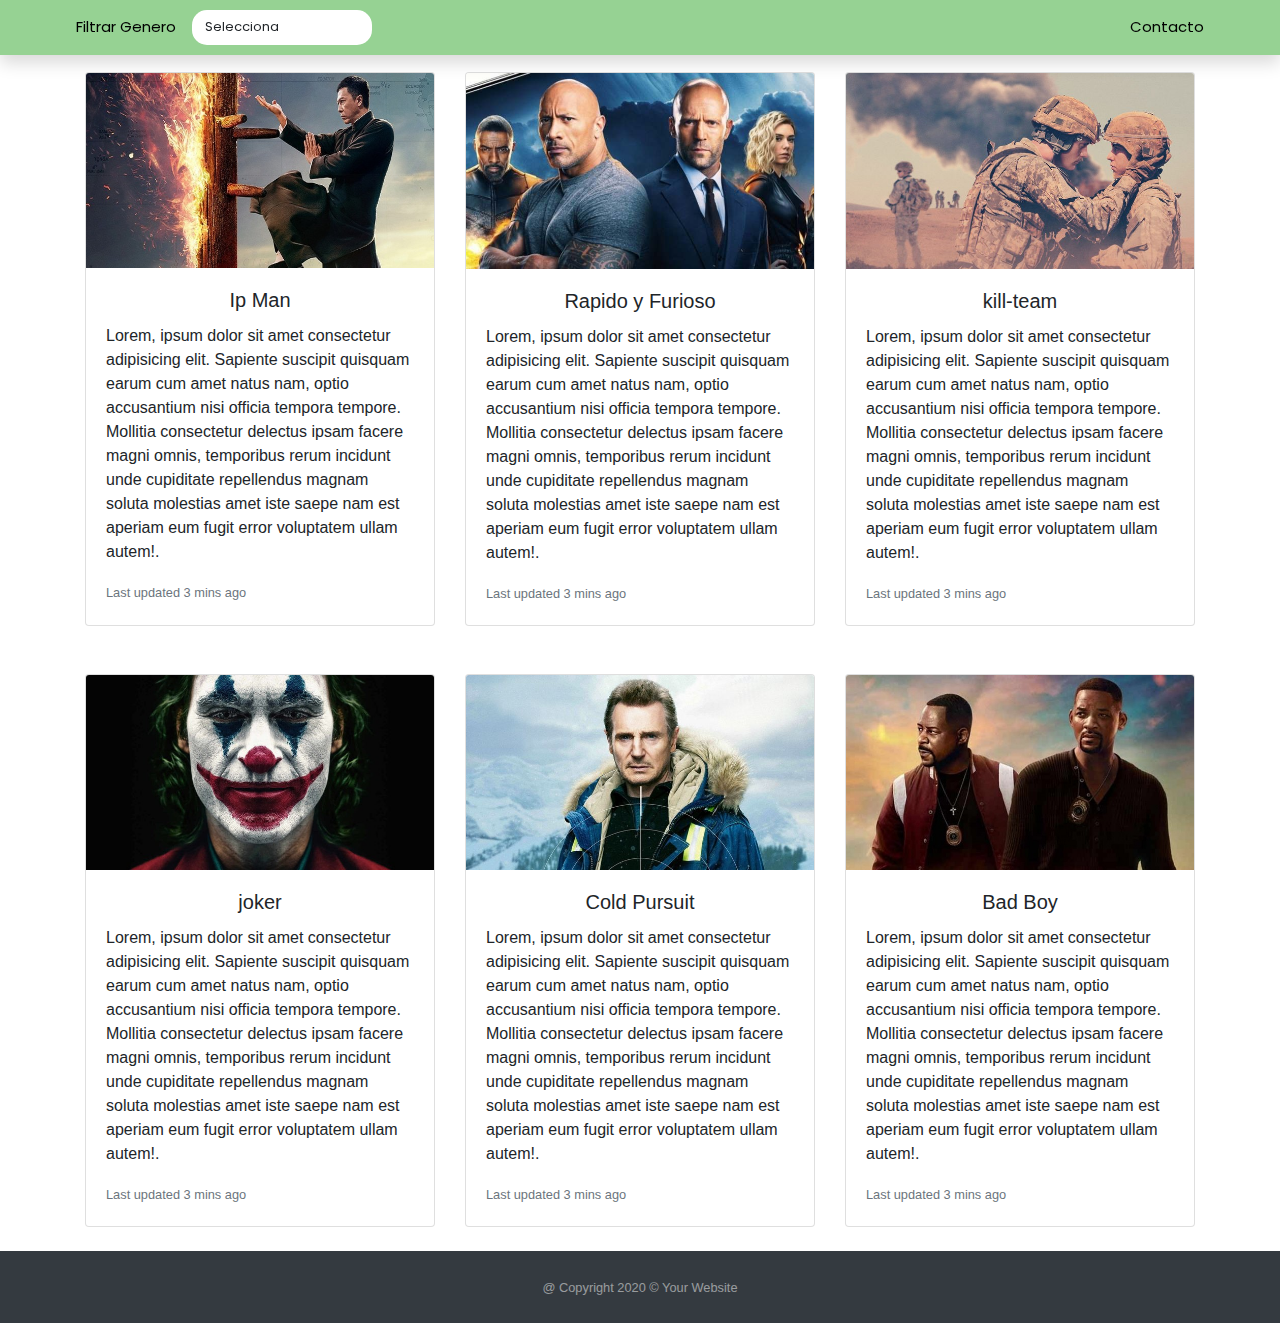
<file: generos/accion.html>
<!DOCTYPE html>
<html lang="en">
<head>
    <meta charset="UTF-8">
    <meta name="viewport" content="width=device-width, initial-scale=1.0">
    <link rel="stylesheet" href="https://stackpath.bootstrapcdn.com/bootstrap/4.4.1/css/bootstrap.min.css"
		integrity="sha384-Vkoo8x4CGsO3+Hhxv8T/Q5PaXtkKtu6ug5TOeNV6gBiFeWPGFN9MuhOf23Q9Ifjh" crossorigin="anonymous">
	<link href="https://stackpath.bootstrapcdn.com/font-awesome/4.7.0/css/font-awesome.min.css" rel="stylesheet"
		integrity="sha384-wvfXpqpZZVQGK6TAh5PVlGOfQNHSoD2xbE+QkPxCAFlNEevoEH3Sl0sibVcOQVnN" crossorigin="anonymous">
    <link href="https://fonts.googleapis.com/css2?family=Poppins:wght@600&display=swap" rel="stylesheet">
    <link rel="stylesheet" href="../css/nav.css">
    <title>Accion</title>
</head>
<header>
	<nav class="navbar fixed-top navbar-expand-lg navbar-light shadow ">
		<button class="navbar-toggler" type="button" data-toggle="collapse" data-target="#navbarTogglerDemo01"
			aria-controls="navbarTogglerDemo01" aria-expanded="false" aria-label="Toggle navigation">
			<span class="navbar-toggler-icon"></span>
		</button>

		<div class="collapse navbar-collapse" id="navbarTogglerDemo01">
			<ul class="nav">
				<li class="nav-link">
					<a> Filtrar Genero </a>
				</li>
			</ul>

			<div class="dropdown">
				<button class="btn btn-default dropdown-toggle select" type="button" id="dropdownMenuButton"
					data-toggle="dropdown" aria-haspopup="true" aria-expanded="false">
					<p style="font-family: 'Poppins';"> Selecciona </p>
				</button>
				<div class="dropdown-menu dropdown-menu-center" aria-labelledby="dropdownMenuButton">
					<a class="dropdown-item" href="../index.html">Todos</a>
					<div class="dropdown-divider"></div>
					<a class="dropdown-item" href="drama.html">Drama</a>
					<div class="dropdown-divider"></div>
					<a class="dropdown-item" href="ciencia-ficcion.html">Ciencia Ficcion</a>
					<div class="dropdown-divider"></div>
					<a class="dropdown-item" href="infantiles.html">Infantiles</a>
				</div>
			</div>

			<ul class="nav ml-auto">
				<li class="nav-item">
					<a class="nav-link over" href="/">Contacto </a>
				</li>
			</ul>
		</div>
	</nav>
</header>
<br>
<body>
	<div class="container">
		<br><br>
		<div class="card-deck">
			<div class="card">
				<img src="../img/accion/ipman.jpg" class="card-img-top" alt="...">
				<div class="card-body">
					<h5 class="card-title" style="text-align: center;">Ip Man</h5>
					<p class="card-text">Lorem, ipsum dolor sit amet consectetur adipisicing elit. Sapiente
						suscipit quisquam earum cum amet natus nam, optio accusantium nisi officia tempora
						tempore. Mollitia consectetur delectus ipsam facere magni omnis, temporibus rerum
						incidunt unde cupiditate repellendus magnam soluta molestias amet iste saepe nam est
						aperiam eum fugit error voluptatem ullam autem!.</p>
					<p class="card-text"><small class="text-muted">Last updated 3 mins ago</small></p>
				</div>
			</div>
			<div class="card">
				<img src="../img/accion/rapido.jpg" class="card-img-top" alt="...">
				<div class="card-body">
					<h5 class="card-title" style="text-align: center;">Rapido y Furioso</h5>
					<p class="card-text">Lorem, ipsum dolor sit amet consectetur adipisicing elit. Sapiente
						suscipit quisquam earum cum amet natus nam, optio accusantium nisi officia tempora
						tempore. Mollitia consectetur delectus ipsam facere magni omnis, temporibus rerum
						incidunt unde cupiditate repellendus magnam soluta molestias amet iste saepe nam est
						aperiam eum fugit error voluptatem ullam autem!.</p>
					<p class="card-text"><small class="text-muted">Last updated 3 mins ago</small></p>
				</div>
			</div>
			<div class="card">
				<img src="../img/accion/kill-team.jpg" class="card-img-top" alt="...">
				<div class="card-body">
					<h5 class="card-title" style="text-align: center;">kill-team</h5>
					<p class="card-text">Lorem, ipsum dolor sit amet consectetur adipisicing elit. Sapiente
						suscipit quisquam earum cum amet natus nam, optio accusantium nisi officia tempora
						tempore. Mollitia consectetur delectus ipsam facere magni omnis, temporibus rerum
						incidunt unde cupiditate repellendus magnam soluta molestias amet iste saepe nam est
						aperiam eum fugit error voluptatem ullam autem!.</p>
					<p class="card-text"><small class="text-muted">Last updated 3 mins ago</small></p>
				</div>
			</div>
		</div>
		<br><br>
		<div class="card-deck">
			<div class="card">
				<img src="../img/accion/joker.jpg" class="card-img-top" alt="...">
				<div class="card-body">
					<h5 class="card-title" style="text-align: center;">joker</h5>
					<p class="card-text">Lorem, ipsum dolor sit amet consectetur adipisicing elit. Sapiente
						suscipit quisquam earum cum amet natus nam, optio accusantium nisi officia tempora
						tempore. Mollitia consectetur delectus ipsam facere magni omnis, temporibus rerum
						incidunt unde cupiditate repellendus magnam soluta molestias amet iste saepe nam est
						aperiam eum fugit error voluptatem ullam autem!.
					</p>
					<p class="card-text"><small class="text-muted">Last updated 3 mins ago</small></p>
				</div>
			</div>
			<div class="card">
				<img src="../img/accion/cold.jpg" class="card-img-top" alt="...">
				<div class="card-body">
					<h5 class="card-title" style="text-align: center;">Cold Pursuit</h5>
					<p class="card-text">Lorem, ipsum dolor sit amet consectetur adipisicing elit. Sapiente
						suscipit quisquam earum cum amet natus nam, optio accusantium nisi officia tempora
						tempore. Mollitia consectetur delectus ipsam facere magni omnis, temporibus rerum
						incidunt unde cupiditate repellendus magnam soluta molestias amet iste saepe nam est
						aperiam eum fugit error voluptatem ullam autem!.</p>
					<p class="card-text"><small class="text-muted">Last updated 3 mins ago</small></p>
				</div>
			</div>
			<div class="card">
				<img src="../img/accion/bad-boy.jpg" class="card-img-top" alt="...">
				<div class="card-body">
					<h5 class="card-title" style="text-align: center;">Bad Boy</h5>
					<p class="card-text">Lorem, ipsum dolor sit amet consectetur adipisicing elit. Sapiente
						suscipit quisquam earum cum amet natus nam, optio accusantium nisi officia tempora
						tempore. Mollitia consectetur delectus ipsam facere magni omnis, temporibus rerum
						incidunt unde cupiditate repellendus magnam soluta molestias amet iste saepe nam est
						aperiam eum fugit error voluptatem ullam autem!.</p>
					<p class="card-text"><small class="text-muted">Last updated 3 mins ago</small></p>
				</div>
			</div>
		</div>
	</div>
</body>
<br>
<footer id="sticky-footer" class="py-4 bg-dark text-white-50">
    <div class="container text-center">
      <small>@ Copyright 2020 &copy; Your Website</small>
    </div>
  </footer>

  <script src="https://code.jquery.com/jquery-3.4.1.slim.min.js"
  integrity="sha384-J6qa4849blE2+poT4WnyKhv5vZF5SrPo0iEjwBvKU7imGFAV0wwj1yYfoRSJoZ+n"
  crossorigin="anonymous"></script>
<script src="https://cdn.jsdelivr.net/npm/popper.js@1.16.0/dist/umd/popper.min.js"
  integrity="sha384-Q6E9RHvbIyZFJoft+2mJbHaEWldlvI9IOYy5n3zV9zzTtmI3UksdQRVvoxMfooAo"
  crossorigin="anonymous"></script>
<script src="https://stackpath.bootstrapcdn.com/bootstrap/4.4.1/js/bootstrap.min.js"
  integrity="sha384-wfSDF2E50Y2D1uUdj0O3uMBJnjuUD4Ih7YwaYd1iqfktj0Uod8GCExl3Og8ifwB6"
  crossorigin="anonymous"></script>
  
</html>
</file>
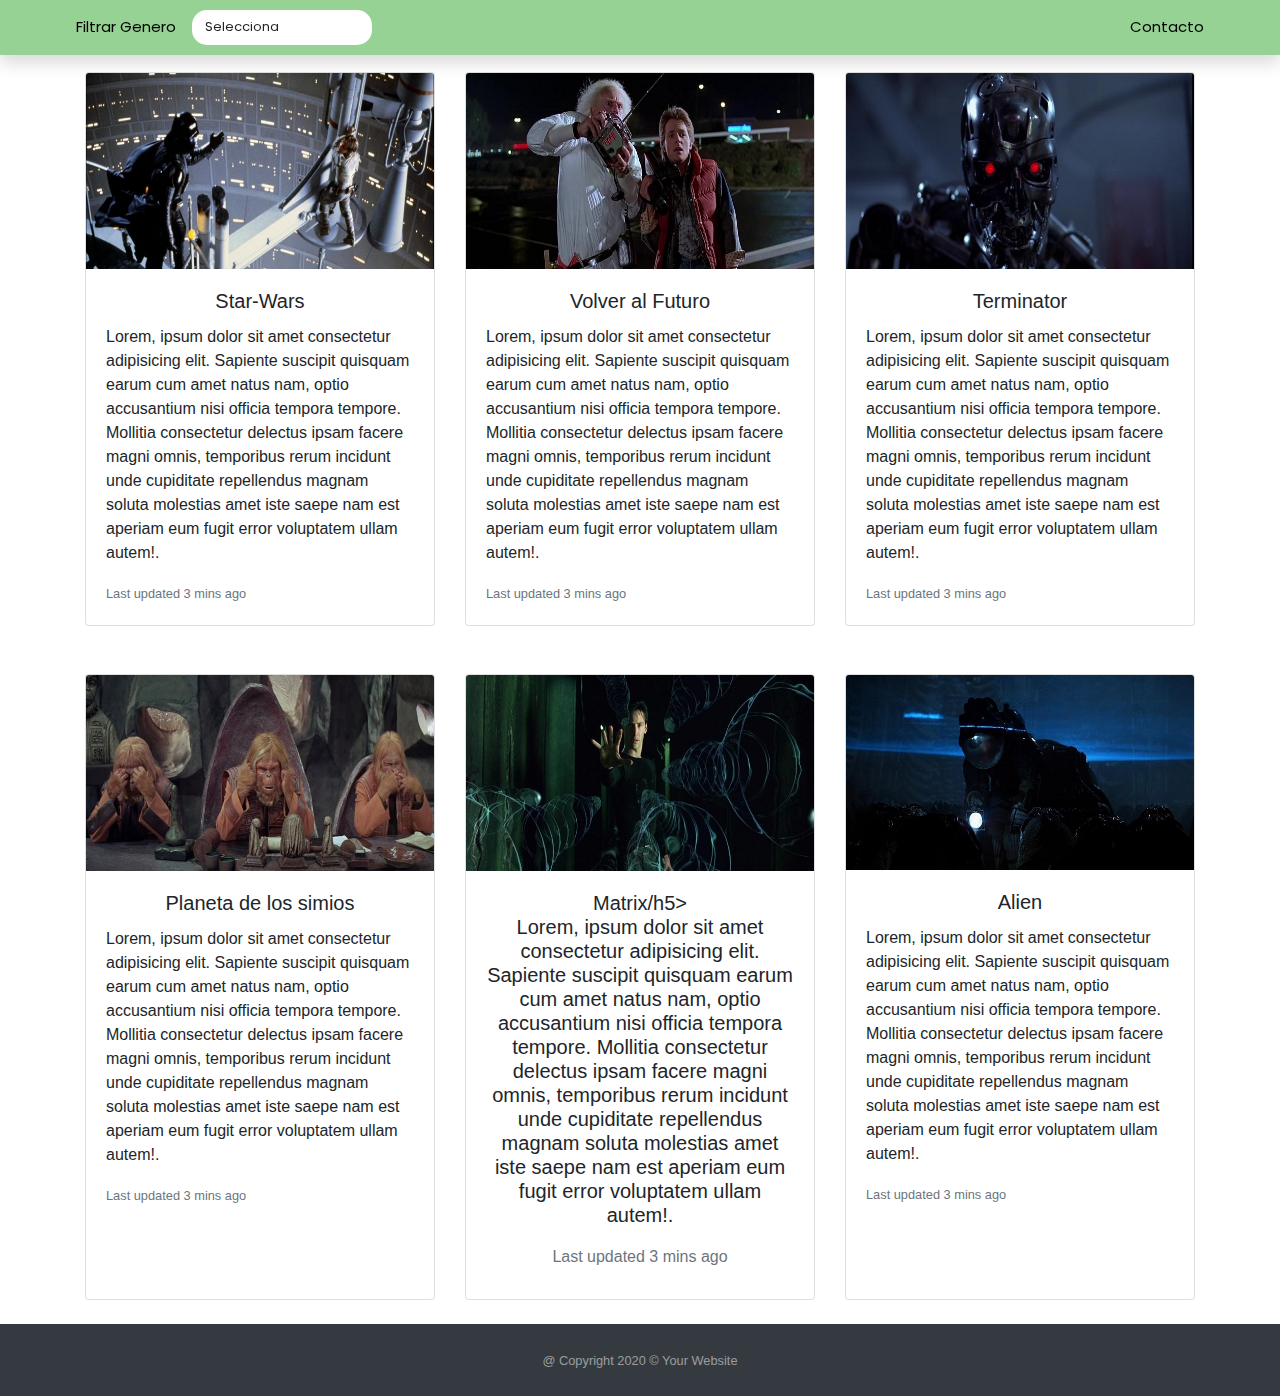
<file: generos/ciencia-ficcion.html>
<!DOCTYPE html>
<html lang="en">
<head>
    <meta charset="UTF-8">
    <meta name="viewport" content="width=device-width, initial-scale=1.0">
    <link rel="stylesheet" href="https://stackpath.bootstrapcdn.com/bootstrap/4.4.1/css/bootstrap.min.css"
		integrity="sha384-Vkoo8x4CGsO3+Hhxv8T/Q5PaXtkKtu6ug5TOeNV6gBiFeWPGFN9MuhOf23Q9Ifjh" crossorigin="anonymous">
	<link href="https://stackpath.bootstrapcdn.com/font-awesome/4.7.0/css/font-awesome.min.css" rel="stylesheet"
		integrity="sha384-wvfXpqpZZVQGK6TAh5PVlGOfQNHSoD2xbE+QkPxCAFlNEevoEH3Sl0sibVcOQVnN" crossorigin="anonymous">
    <link href="https://fonts.googleapis.com/css2?family=Poppins:wght@600&display=swap" rel="stylesheet">
    <link rel="stylesheet" href="../css/nav.css">
    <title>Ciencia Ficcion</title>
</head>
<header>
	<nav class="navbar fixed-top navbar-expand-lg navbar-light shadow ">
		<button class="navbar-toggler" type="button" data-toggle="collapse" data-target="#navbarTogglerDemo01"
			aria-controls="navbarTogglerDemo01" aria-expanded="false" aria-label="Toggle navigation">
			<span class="navbar-toggler-icon"></span>
		</button>

		<div class="collapse navbar-collapse" id="navbarTogglerDemo01">
			<ul class="nav">
				<li class="nav-link">
					<a> Filtrar Genero </a>
				</li>
			</ul>

			<div class="dropdown">
				<button class="btn btn-default dropdown-toggle select" type="button" id="dropdownMenuButton"
					data-toggle="dropdown" aria-haspopup="true" aria-expanded="false">
					<p style="font-family: 'Poppins';"> Selecciona </p>
				</button>
				<div class="dropdown-menu dropdown-menu-center" aria-labelledby="dropdownMenuButton">
					<a class="dropdown-item" href="../index.html">Todos</a>
					<div class="dropdown-divider"></div>
					<a class="dropdown-item" href="accion.html">Accion</a>
					<div class="dropdown-divider"></div>
					<a class="dropdown-item" href="drama.html">Drama</a>
					<div class="dropdown-divider"></div>
					<a class="dropdown-item" href="infantiles.html">Infantiles</a>
				</div>
			</div>

			<ul class="nav ml-auto">
				<li class="nav-item">
					<a class="nav-link over" href="/">Contacto </a>
				</li>
			</ul>
		</div>
	</nav>
</header>
<br>
<body>
	<div class="container">
		<br><br>
		<div class="card-deck">
			<div class="card">
				<img src="../img/ciencia-ficcion/star-wars.jpg" class="card-img-top" alt="...">
				<div class="card-body">
					<h5 class="card-title" style="text-align: center;">Star-Wars</h5>
					<p class="card-text">Lorem, ipsum dolor sit amet consectetur adipisicing elit. Sapiente
						suscipit quisquam earum cum amet natus nam, optio accusantium nisi officia tempora
						tempore. Mollitia consectetur delectus ipsam facere magni omnis, temporibus rerum
						incidunt unde cupiditate repellendus magnam soluta molestias amet iste saepe nam est
						aperiam eum fugit error voluptatem ullam autem!.</p>
					<p class="card-text"><small class="text-muted">Last updated 3 mins ago</small></p>
				</div>
			</div>
			<div class="card">
				<img src="../img/ciencia-ficcion/volver.jpg" class="card-img-top" alt="...">
				<div class="card-body">
					<h5 class="card-title" style="text-align: center;">Volver al Futuro</h5>
					<p class="card-text">Lorem, ipsum dolor sit amet consectetur adipisicing elit. Sapiente
						suscipit quisquam earum cum amet natus nam, optio accusantium nisi officia tempora
						tempore. Mollitia consectetur delectus ipsam facere magni omnis, temporibus rerum
						incidunt unde cupiditate repellendus magnam soluta molestias amet iste saepe nam est
						aperiam eum fugit error voluptatem ullam autem!.</p>
					<p class="card-text"><small class="text-muted">Last updated 3 mins ago</small></p>
				</div>
			</div>
			<div class="card">
				<img src="../img/ciencia-ficcion/Terminator.jpg" class="card-img-top" alt="...">
				<div class="card-body">
					<h5 class="card-title" style="text-align: center;">Terminator</h5>
					<p class="card-text">Lorem, ipsum dolor sit amet consectetur adipisicing elit. Sapiente
						suscipit quisquam earum cum amet natus nam, optio accusantium nisi officia tempora
						tempore. Mollitia consectetur delectus ipsam facere magni omnis, temporibus rerum
						incidunt unde cupiditate repellendus magnam soluta molestias amet iste saepe nam est
						aperiam eum fugit error voluptatem ullam autem!.</p>
					<p class="card-text"><small class="text-muted">Last updated 3 mins ago</small></p>
				</div>
			</div>
		</div>
		<br><br>
		<div class="card-deck">
			<div class="card">
				<img src="../img/ciencia-ficcion/Planeta_simios.jpg" class="card-img-top" alt="...">
				<div class="card-body">
					<h5 class="card-title" style="text-align: center;">Planeta de los simios</h5>
					<p class="card-text">Lorem, ipsum dolor sit amet consectetur adipisicing elit. Sapiente
						suscipit quisquam earum cum amet natus nam, optio accusantium nisi officia tempora
						tempore. Mollitia consectetur delectus ipsam facere magni omnis, temporibus rerum
						incidunt unde cupiditate repellendus magnam soluta molestias amet iste saepe nam est
						aperiam eum fugit error voluptatem ullam autem!.
					</p>
					<p class="card-text"><small class="text-muted">Last updated 3 mins ago</small></p>
				</div>
			</div>
			<div class="card">
				<img src="../img/ciencia-ficcion/Matrix.jpg" class="card-img-top" alt="...">
				<div class="card-body">
					<h5 class="card-title" style="text-align: center;">Matrix/h5>
					<p class="card-text">Lorem, ipsum dolor sit amet consectetur adipisicing elit. Sapiente
						suscipit quisquam earum cum amet natus nam, optio accusantium nisi officia tempora
						tempore. Mollitia consectetur delectus ipsam facere magni omnis, temporibus rerum
						incidunt unde cupiditate repellendus magnam soluta molestias amet iste saepe nam est
						aperiam eum fugit error voluptatem ullam autem!.</p>
					<p class="card-text"><small class="text-muted">Last updated 3 mins ago</small></p>
				</div>
			</div>
			<div class="card">
				<img src="../img/ciencia-ficcion/Alien.jpg" class="card-img-top" alt="...">
				<div class="card-body">
					<h5 class="card-title" style="text-align: center;">Alien</h5>
					<p class="card-text">Lorem, ipsum dolor sit amet consectetur adipisicing elit. Sapiente
						suscipit quisquam earum cum amet natus nam, optio accusantium nisi officia tempora
						tempore. Mollitia consectetur delectus ipsam facere magni omnis, temporibus rerum
						incidunt unde cupiditate repellendus magnam soluta molestias amet iste saepe nam est
						aperiam eum fugit error voluptatem ullam autem!.</p>
					<p class="card-text"><small class="text-muted">Last updated 3 mins ago</small></p>
				</div>
			</div>
		</div>
	</div>
</body>
<br>
<footer id="sticky-footer" class="py-4 bg-dark text-white-50">
    <div class="container text-center">
      <small>@ Copyright 2020 &copy; Your Website</small>
    </div>
  </footer>

  <script src="https://code.jquery.com/jquery-3.4.1.slim.min.js"
  integrity="sha384-J6qa4849blE2+poT4WnyKhv5vZF5SrPo0iEjwBvKU7imGFAV0wwj1yYfoRSJoZ+n"
  crossorigin="anonymous"></script>
<script src="https://cdn.jsdelivr.net/npm/popper.js@1.16.0/dist/umd/popper.min.js"
  integrity="sha384-Q6E9RHvbIyZFJoft+2mJbHaEWldlvI9IOYy5n3zV9zzTtmI3UksdQRVvoxMfooAo"
  crossorigin="anonymous"></script>
<script src="https://stackpath.bootstrapcdn.com/bootstrap/4.4.1/js/bootstrap.min.js"
  integrity="sha384-wfSDF2E50Y2D1uUdj0O3uMBJnjuUD4Ih7YwaYd1iqfktj0Uod8GCExl3Og8ifwB6"
  crossorigin="anonymous"></script>

</html>
</file>
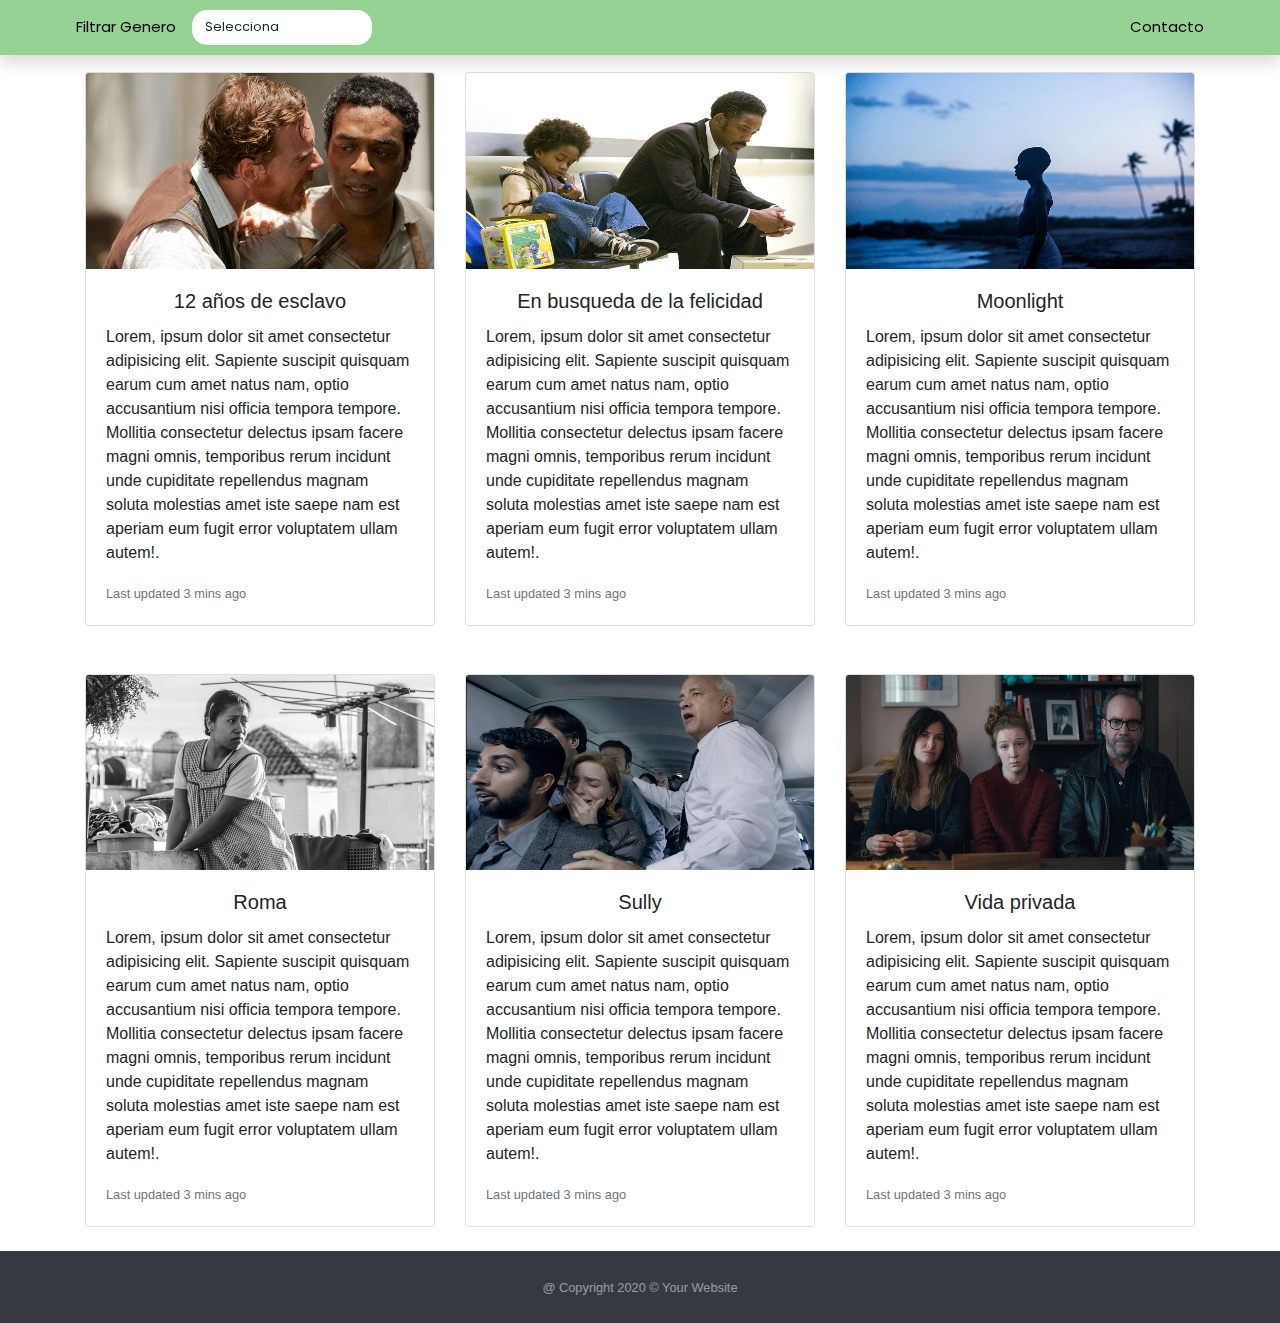
<file: generos/drama.html>
<!DOCTYPE html>
<html lang="en">
<head>
    <meta charset="UTF-8">
    <meta name="viewport" content="width=device-width, initial-scale=1.0">
    <link rel="stylesheet" href="https://stackpath.bootstrapcdn.com/bootstrap/4.4.1/css/bootstrap.min.css"
		integrity="sha384-Vkoo8x4CGsO3+Hhxv8T/Q5PaXtkKtu6ug5TOeNV6gBiFeWPGFN9MuhOf23Q9Ifjh" crossorigin="anonymous">
	<link href="https://stackpath.bootstrapcdn.com/font-awesome/4.7.0/css/font-awesome.min.css" rel="stylesheet"
		integrity="sha384-wvfXpqpZZVQGK6TAh5PVlGOfQNHSoD2xbE+QkPxCAFlNEevoEH3Sl0sibVcOQVnN" crossorigin="anonymous">
    <link href="https://fonts.googleapis.com/css2?family=Poppins:wght@600&display=swap" rel="stylesheet">
    <link rel="stylesheet" href="../css/nav.css">
    <title>Drama</title>
</head>
<header>
	<nav class="navbar fixed-top navbar-expand-lg navbar-light shadow ">
		<button class="navbar-toggler" type="button" data-toggle="collapse" data-target="#navbarTogglerDemo01"
			aria-controls="navbarTogglerDemo01" aria-expanded="false" aria-label="Toggle navigation">
			<span class="navbar-toggler-icon"></span>
		</button>

		<div class="collapse navbar-collapse" id="navbarTogglerDemo01">
			<ul class="nav">
				<li class="nav-link">
					<a> Filtrar Genero </a>
				</li>
			</ul>

			<div class="dropdown">
				<button class="btn btn-default dropdown-toggle select" type="button" id="dropdownMenuButton"
					data-toggle="dropdown" aria-haspopup="true" aria-expanded="false">
					<p style="font-family: 'Poppins';"> Selecciona </p>
				</button>
				<div class="dropdown-menu dropdown-menu-center" aria-labelledby="dropdownMenuButton">
					<a class="dropdown-item" href="../index.html">Todos</a>
					<div class="dropdown-divider"></div>
					<a class="dropdown-item" href="accion.html">Accion</a>
					<div class="dropdown-divider"></div>
					<a class="dropdown-item" href="ciencia-ficcion.html">Ciencia Ficcion</a>
					<div class="dropdown-divider"></div>
					<a class="dropdown-item" href="infantiles.html">Infantiles</a>
				</div>
			</div>

			<ul class="nav ml-auto">
				<li class="nav-item">
					<a class="nav-link over" href="/">Contacto </a>
				</li>
			</ul>
		</div>
	</nav>
</header>
<br>
<body>
	<div class="container">
		<br><br>
		<div class="card-deck">
			<div class="card">
				<img src="../img/drama/12-años-esclavo.jpg" class="card-img-top" alt="...">
				<div class="card-body">
					<h5 class="card-title" style="text-align: center;">12 años de esclavo</h5>
					<p class="card-text">Lorem, ipsum dolor sit amet consectetur adipisicing elit. Sapiente
						suscipit quisquam earum cum amet natus nam, optio accusantium nisi officia tempora
						tempore. Mollitia consectetur delectus ipsam facere magni omnis, temporibus rerum
						incidunt unde cupiditate repellendus magnam soluta molestias amet iste saepe nam est
						aperiam eum fugit error voluptatem ullam autem!.</p>
					<p class="card-text"><small class="text-muted">Last updated 3 mins ago</small></p>
				</div>
			</div>
			<div class="card">
				<img src="../img/drama/en-busca-de-la-felicidad.jpg" class="card-img-top" alt="...">
				<div class="card-body">
					<h5 class="card-title" style="text-align: center;">En busqueda de la felicidad</h5>
					<p class="card-text">Lorem, ipsum dolor sit amet consectetur adipisicing elit. Sapiente
						suscipit quisquam earum cum amet natus nam, optio accusantium nisi officia tempora
						tempore. Mollitia consectetur delectus ipsam facere magni omnis, temporibus rerum
						incidunt unde cupiditate repellendus magnam soluta molestias amet iste saepe nam est
						aperiam eum fugit error voluptatem ullam autem!.</p>
					<p class="card-text"><small class="text-muted">Last updated 3 mins ago</small></p>
				</div>
			</div>
			<div class="card">
				<img src="../img/drama/luz-de-luna-moonlight.jpg" class="card-img-top" alt="...">
				<div class="card-body">
					<h5 class="card-title" style="text-align: center;">Moonlight</h5>
					<p class="card-text">Lorem, ipsum dolor sit amet consectetur adipisicing elit. Sapiente
						suscipit quisquam earum cum amet natus nam, optio accusantium nisi officia tempora
						tempore. Mollitia consectetur delectus ipsam facere magni omnis, temporibus rerum
						incidunt unde cupiditate repellendus magnam soluta molestias amet iste saepe nam est
						aperiam eum fugit error voluptatem ullam autem!.</p>
					<p class="card-text"><small class="text-muted">Last updated 3 mins ago</small></p>
				</div>
			</div>
		</div>
		<br><br>
		<div class="card-deck">
			<div class="card">
				<img src="../img/drama/roma.jpg" class="card-img-top" alt="...">
				<div class="card-body">
					<h5 class="card-title" style="text-align: center;">Roma</h5>
					<p class="card-text">Lorem, ipsum dolor sit amet consectetur adipisicing elit. Sapiente
						suscipit quisquam earum cum amet natus nam, optio accusantium nisi officia tempora
						tempore. Mollitia consectetur delectus ipsam facere magni omnis, temporibus rerum
						incidunt unde cupiditate repellendus magnam soluta molestias amet iste saepe nam est
						aperiam eum fugit error voluptatem ullam autem!.
					</p>
					<p class="card-text"><small class="text-muted">Last updated 3 mins ago</small></p>
				</div>
			</div>
			<div class="card">
				<img src="../img/drama/sully-tom-hanks.jpg" class="card-img-top" alt="...">
				<div class="card-body">
					<h5 class="card-title" style="text-align: center;">Sully</h5>
					<p class="card-text">Lorem, ipsum dolor sit amet consectetur adipisicing elit. Sapiente
						suscipit quisquam earum cum amet natus nam, optio accusantium nisi officia tempora
						tempore. Mollitia consectetur delectus ipsam facere magni omnis, temporibus rerum
						incidunt unde cupiditate repellendus magnam soluta molestias amet iste saepe nam est
						aperiam eum fugit error voluptatem ullam autem!.</p>
					<p class="card-text"><small class="text-muted">Last updated 3 mins ago</small></p>
				</div>
			</div>
			<div class="card">
				<img src="../img/drama/vida-privada.jpg" class="card-img-top" alt="...">
				<div class="card-body">
					<h5 class="card-title" style="text-align: center;">Vida privada</h5>
					<p class="card-text">Lorem, ipsum dolor sit amet consectetur adipisicing elit. Sapiente
						suscipit quisquam earum cum amet natus nam, optio accusantium nisi officia tempora
						tempore. Mollitia consectetur delectus ipsam facere magni omnis, temporibus rerum
						incidunt unde cupiditate repellendus magnam soluta molestias amet iste saepe nam est
						aperiam eum fugit error voluptatem ullam autem!.</p>
					<p class="card-text"><small class="text-muted">Last updated 3 mins ago</small></p>
				</div>
			</div>
		</div>
	</div>
</body>
<br>

<footer id="sticky-footer" class="py-4 bg-dark text-white-50">
    <div class="container text-center">
      <small>@ Copyright 2020 &copy; Your Website</small>
    </div>
  </footer>

  <script src="https://code.jquery.com/jquery-3.4.1.slim.min.js"
  integrity="sha384-J6qa4849blE2+poT4WnyKhv5vZF5SrPo0iEjwBvKU7imGFAV0wwj1yYfoRSJoZ+n"
  crossorigin="anonymous"></script>
<script src="https://cdn.jsdelivr.net/npm/popper.js@1.16.0/dist/umd/popper.min.js"
  integrity="sha384-Q6E9RHvbIyZFJoft+2mJbHaEWldlvI9IOYy5n3zV9zzTtmI3UksdQRVvoxMfooAo"
  crossorigin="anonymous"></script>
<script src="https://stackpath.bootstrapcdn.com/bootstrap/4.4.1/js/bootstrap.min.js"
  integrity="sha384-wfSDF2E50Y2D1uUdj0O3uMBJnjuUD4Ih7YwaYd1iqfktj0Uod8GCExl3Og8ifwB6"
  crossorigin="anonymous"></script>

</html>
</file>
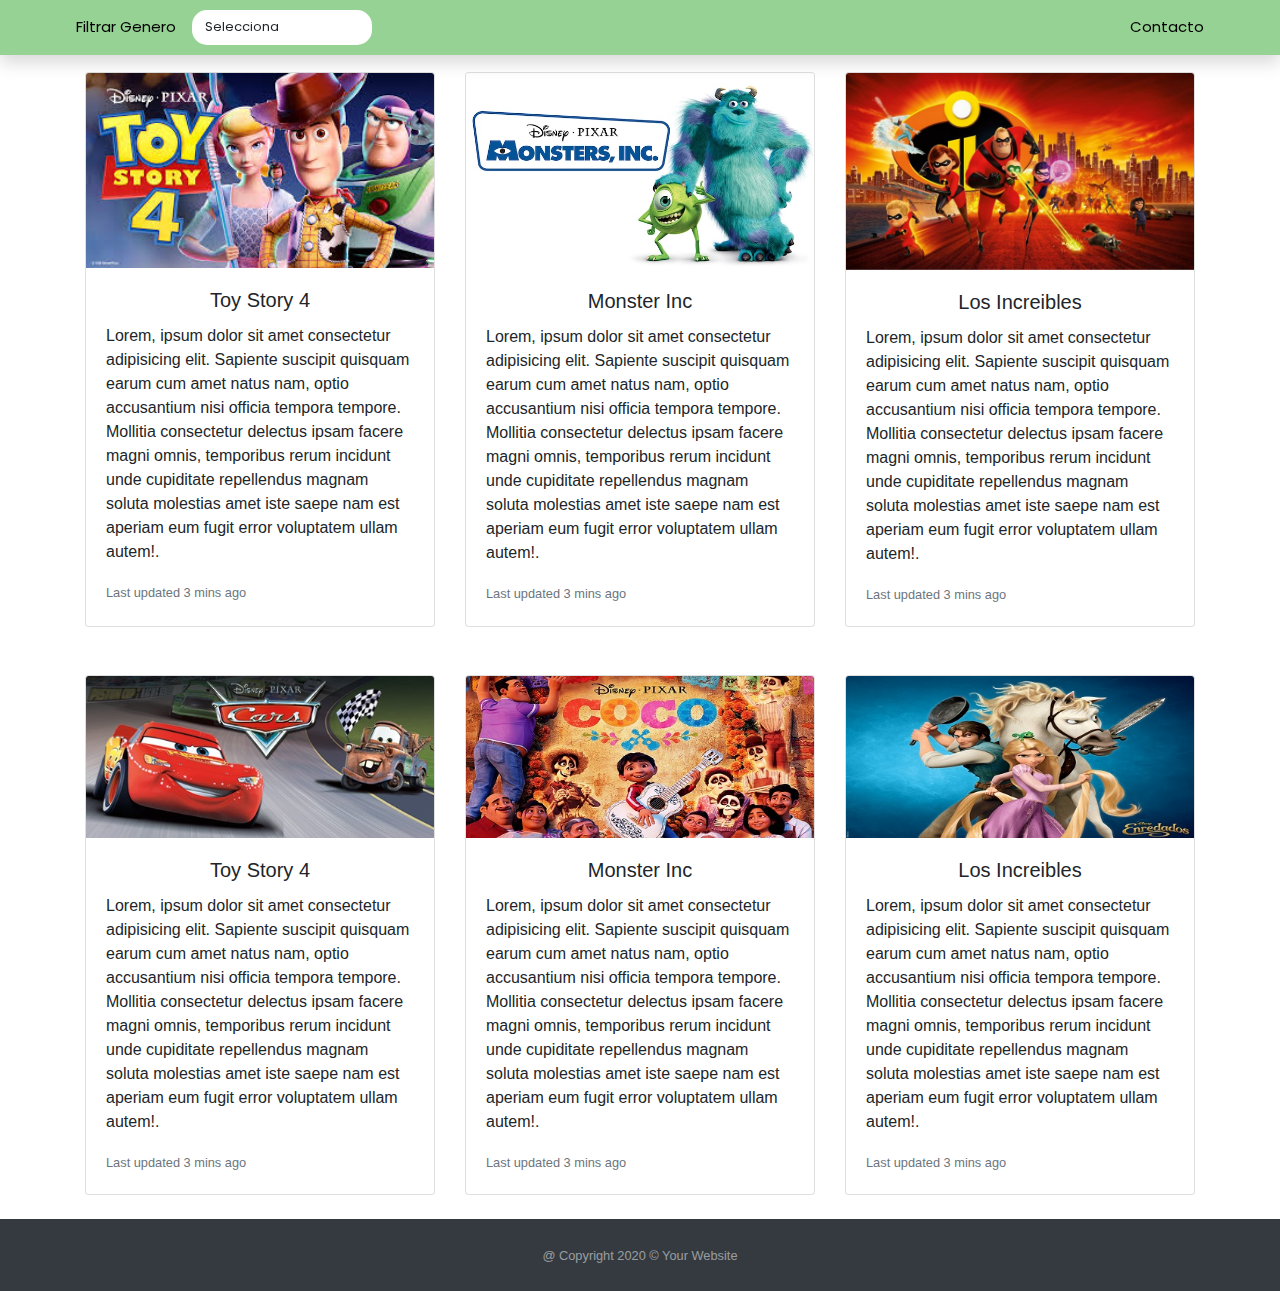
<file: generos/infantiles.html>
<!DOCTYPE html>
<html lang="es">

<head>
	<meta charset="UTF-8">
	<meta name="viewport" content="width=device-width, initial-scale=1.0">
	<link rel="stylesheet" href="https://stackpath.bootstrapcdn.com/bootstrap/4.4.1/css/bootstrap.min.css"
		integrity="sha384-Vkoo8x4CGsO3+Hhxv8T/Q5PaXtkKtu6ug5TOeNV6gBiFeWPGFN9MuhOf23Q9Ifjh" crossorigin="anonymous">
	<link href="https://stackpath.bootstrapcdn.com/font-awesome/4.7.0/css/font-awesome.min.css" rel="stylesheet"
		integrity="sha384-wvfXpqpZZVQGK6TAh5PVlGOfQNHSoD2xbE+QkPxCAFlNEevoEH3Sl0sibVcOQVnN" crossorigin="anonymous">
	<link href="https://fonts.googleapis.com/css2?family=Poppins:wght@600&display=swap" rel="stylesheet">
	<link rel="stylesheet" href="../css/nav.css">
	<title>Intanfiles</title>
</head>
<header>
	<nav class="navbar fixed-top navbar-expand-lg navbar-light shadow  ">
		<button class="navbar-toggler" type="button" data-toggle="collapse" data-target="#navbarTogglerDemo01"
			aria-controls="navbarTogglerDemo01" aria-expanded="false" aria-label="Toggle navigation">
			<span class="navbar-toggler-icon"></span>
		</button>

		<div class="collapse navbar-collapse" id="navbarTogglerDemo01">
			<ul class="nav">
				<li class="nav-link">
					<a> Filtrar Genero </a>
				</li>
			</ul>

			<div class="dropdown">
				<button class="btn btn-default dropdown-toggle select" type="button" id="dropdownMenuButton"
					data-toggle="dropdown" aria-haspopup="true" aria-expanded="false">
					<p style="font-family: 'Poppins';"> Selecciona </p>
				</button>
				<div class="dropdown-menu dropdown-menu-center" aria-labelledby="dropdownMenuButton">
					<a class="dropdown-item" href="../index.html">Todos</a>
					<div class="dropdown-divider"></div>
					<a class="dropdown-item" href="accion.html">Accion</a>
					<div class="dropdown-divider"></div>
					<a class="dropdown-item" href="drama.html">Drama</a>
					<div class="dropdown-divider"></div>
					<a class="dropdown-item" href="ciencia-ficcion.html">Ciencia Ficcion</a>
				</div>
			</div>

			<ul class="nav ml-auto">
				<li class="nav-item">
					<a class="nav-link over" href="/">Contacto </a>
				</li>
			</ul>
		</div>
	</nav>
</header>
<br>
<body>
	<div class="container">
		<br><br>
		<div class="card-deck">
			<div class="card">
				<img src="../img/infantiles/toy.jpeg" class="card-img-top" alt="...">
				<div class="card-body">
					<h5 class="card-title" style="text-align: center;">Toy Story 4</h5>
					<p class="card-text">Lorem, ipsum dolor sit amet consectetur adipisicing elit. Sapiente
						suscipit quisquam earum cum amet natus nam, optio accusantium nisi officia tempora
						tempore. Mollitia consectetur delectus ipsam facere magni omnis, temporibus rerum
						incidunt unde cupiditate repellendus magnam soluta molestias amet iste saepe nam est
						aperiam eum fugit error voluptatem ullam autem!.</p>
					<p class="card-text"><small class="text-muted">Last updated 3 mins ago</small></p>
				</div>
			</div>
			<div class="card">
				<img src="../img/infantiles/monster.jpg" class="card-img-top" alt="...">
				<div class="card-body">
					<h5 class="card-title" style="text-align: center;">Monster Inc</h5>
					<p class="card-text">Lorem, ipsum dolor sit amet consectetur adipisicing elit. Sapiente
						suscipit quisquam earum cum amet natus nam, optio accusantium nisi officia tempora
						tempore. Mollitia consectetur delectus ipsam facere magni omnis, temporibus rerum
						incidunt unde cupiditate repellendus magnam soluta molestias amet iste saepe nam est
						aperiam eum fugit error voluptatem ullam autem!.</p>
					<p class="card-text"><small class="text-muted">Last updated 3 mins ago</small></p>
				</div>
			</div>
			<div class="card">
				<img src="../img/infantiles/increibles.jpg" class="card-img-top" alt="...">
				<div class="card-body">
					<h5 class="card-title" style="text-align: center;">Los Increibles</h5>
					<p class="card-text">Lorem, ipsum dolor sit amet consectetur adipisicing elit. Sapiente
						suscipit quisquam earum cum amet natus nam, optio accusantium nisi officia tempora
						tempore. Mollitia consectetur delectus ipsam facere magni omnis, temporibus rerum
						incidunt unde cupiditate repellendus magnam soluta molestias amet iste saepe nam est
						aperiam eum fugit error voluptatem ullam autem!.</p>
					<p class="card-text"><small class="text-muted">Last updated 3 mins ago</small></p>
				</div>
			</div>
		</div>
	</div>

	
	<div class="container">
		<br><br>
		<div class="card-deck">
			<div class="card">
				<img src="../img/infantiles/cars.jpg" class="card-img-top" alt="...">
				<div class="card-body">
					<h5 class="card-title" style="text-align: center;">Toy Story 4</h5>
					<p class="card-text">Lorem, ipsum dolor sit amet consectetur adipisicing elit. Sapiente
						suscipit quisquam earum cum amet natus nam, optio accusantium nisi officia tempora
						tempore. Mollitia consectetur delectus ipsam facere magni omnis, temporibus rerum
						incidunt unde cupiditate repellendus magnam soluta molestias amet iste saepe nam est
						aperiam eum fugit error voluptatem ullam autem!.</p>
					<p class="card-text"><small class="text-muted">Last updated 3 mins ago</small></p>
				</div>
			</div>
			<div class="card">
				<img src="../img/infantiles/coco.jpg" class="card-img-top" alt="...">
				<div class="card-body">
					<h5 class="card-title" style="text-align: center;">Monster Inc</h5>
					<p class="card-text">Lorem, ipsum dolor sit amet consectetur adipisicing elit. Sapiente
						suscipit quisquam earum cum amet natus nam, optio accusantium nisi officia tempora
						tempore. Mollitia consectetur delectus ipsam facere magni omnis, temporibus rerum
						incidunt unde cupiditate repellendus magnam soluta molestias amet iste saepe nam est
						aperiam eum fugit error voluptatem ullam autem!.</p>
					<p class="card-text"><small class="text-muted">Last updated 3 mins ago</small></p>
				</div>
			</div>
			<div class="card">
				<img src="../img/infantiles/enredados.jpg" class="card-img-top" alt="...">
				<div class="card-body">
					<h5 class="card-title" style="text-align: center;">Los Increibles</h5>
					<p class="card-text">Lorem, ipsum dolor sit amet consectetur adipisicing elit. Sapiente
						suscipit quisquam earum cum amet natus nam, optio accusantium nisi officia tempora
						tempore. Mollitia consectetur delectus ipsam facere magni omnis, temporibus rerum
						incidunt unde cupiditate repellendus magnam soluta molestias amet iste saepe nam est
						aperiam eum fugit error voluptatem ullam autem!.</p>
					<p class="card-text"><small class="text-muted">Last updated 3 mins ago</small></p>
				</div>
			</div>
		</div>
	</div>


	<script src="https://code.jquery.com/jquery-3.4.1.slim.min.js"
		integrity="sha384-J6qa4849blE2+poT4WnyKhv5vZF5SrPo0iEjwBvKU7imGFAV0wwj1yYfoRSJoZ+n"
		crossorigin="anonymous"></script>
	<script src="https://cdn.jsdelivr.net/npm/popper.js@1.16.0/dist/umd/popper.min.js"
		integrity="sha384-Q6E9RHvbIyZFJoft+2mJbHaEWldlvI9IOYy5n3zV9zzTtmI3UksdQRVvoxMfooAo"
		crossorigin="anonymous"></script>
	<script src="https://stackpath.bootstrapcdn.com/bootstrap/4.4.1/js/bootstrap.min.js"
		integrity="sha384-wfSDF2E50Y2D1uUdj0O3uMBJnjuUD4Ih7YwaYd1iqfktj0Uod8GCExl3Og8ifwB6"
		crossorigin="anonymous"></script>
</body>

<br>



<footer id="sticky-footer" class="py-4 bg-dark text-white-50">
	<div class="container text-center">
		<small>@ Copyright 2020 &copy; Your Website</small>
	</div>
</footer>


</html>
</file>
<file: css/nav.css>
.navbar {
    background-color: rgb(150, 210, 147);
    width: 100%;
    padding-right: 60px;
    padding-left: 60px;
    margin-left: auto;
    margin-right: auto;
}

/*navegador*/
.nav-link{
    font-family: 'Poppins', sans-serif;
    font-size: 15px;
    color: black;
}
.over:hover{
    color: white;
}

.nav-link a{
    font-family: 'Poppins', sans-serif;
    font-size: 15px;
    color: black;
}

/*hamburguesa*/
.navbar-light .navbar-toggler {
    color: rgb(0,0,0);
    border-color: transparent;
}

/*selector*/
.select {
    height:35px;
    width:180px;
    border-radius: 15px;
    background: white;
    text-align: left;
    font-family: 'Poppins';
    font-size: 13px;
}
.dropdown-toggle::after {
    display: none;
}
.dropdown-menu{
    text-align: left;
    width: 190px;
    border-radius: 15px;
}
.dropdown-item{
    font-family: 'Poppins';
    font-size: 13px;
}
.dropdown-menu a:hover,
.dropdown-menu a:focus{
    width: auto;
    background: transparent;
}

/*ancho de pagina*/
.row {
    display: -ms-flexbox;
    display: flex;
    -ms-flex-wrap: wrap;
    flex-wrap: wrap;
    margin-right: 0px; 
    margin-left: 0px;
}

@media (max-width: 991px){
    ul{
        flex-direction: column;
        align-items: center;
    }
    .dropdown {
        display: flex;
        flex-direction: column;
        align-items: center;
    }
    .select {
        text-align: center;
    }
    .dropdown-menu-center{
        height: auto !important;
        left: 50% !important;
        right: auto !important;
        text-align: center !important;
        transform: translate(-50%, 0) !important;
    }
    .dropdown-menu a:hover,
    .dropdown-menu a:focus{
        background: transparent;
        font-family: 'Poppins';
        font-size: 13px;
    }
}
</file>
